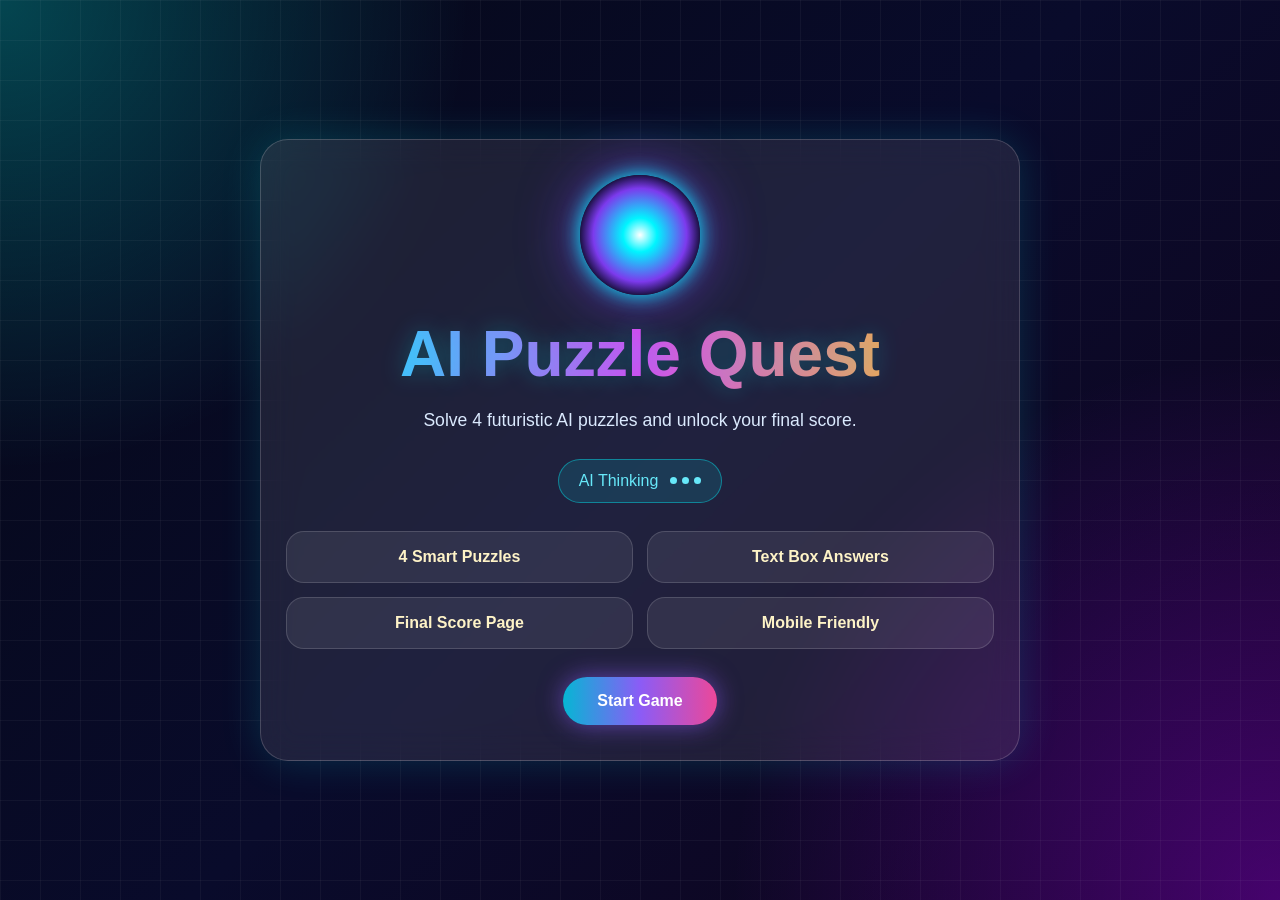
<file: index.html>
<!DOCTYPE html>
<html lang="en">
<head>
  <meta charset="UTF-8" />
  <meta name="viewport" content="width=device-width, initial-scale=1.0" />
  <title>AI Puzzle Quest</title>
  <link rel="stylesheet" href="style.css" />
</head>
<body>

  <div class="ai-bg"></div>

  <main class="page home-page">
    <section class="hero-card">
      <div class="ai-orb"></div>

      <h1>AI Puzzle Quest</h1>
      <p class="tagline">Solve 4 futuristic AI puzzles and unlock your final score.</p>

      <div class="thinking-box">
        <span>AI Thinking</span>
        <div class="dots">
          <i></i><i></i><i></i>
        </div>
      </div>

      <div class="info-grid">
        <div class="info-card">4 Smart Puzzles</div>
        <div class="info-card">Text Box Answers</div>
        <div class="info-card">Final Score Page</div>
        <div class="info-card">Mobile Friendly</div>
      </div>

      <button class="main-btn" onclick="startGame()">Start Game</button>
    </section>
  </main>

  <script src="script.js"></script>
</body>
</html>
</file>
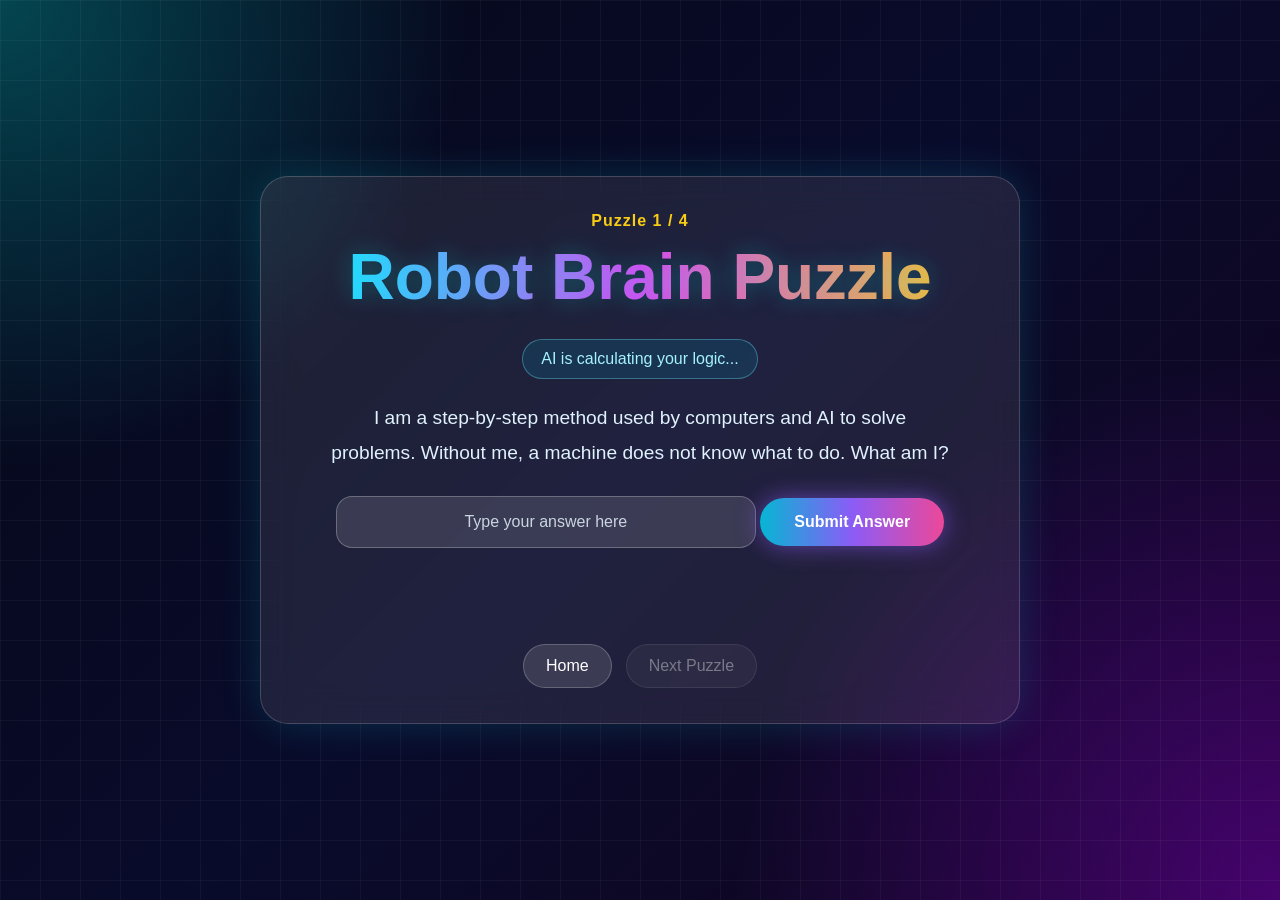
<file: puzzle1.html>
<!DOCTYPE html>
<html lang="en">
<head>
  <meta charset="UTF-8" />
  <meta name="viewport" content="width=device-width, initial-scale=1.0" />
  <title>Puzzle 1 | AI Puzzle Quest</title>
  <link rel="stylesheet" href="style.css" />
</head>
<body>

  <div class="ai-bg"></div>

  <main class="page">
    <section class="puzzle-card" data-puzzle="1" data-answer="ALGORITHM">
      <p class="level">Puzzle 1 / 4</p>
      <h1>Robot Brain Puzzle</h1>

      <div class="ai-chip">AI is calculating your logic...</div>

      <p class="question">
        I am a step-by-step method used by computers and AI to solve problems.
        Without me, a machine does not know what to do.
        What am I?
      </p>

      <input type="text" id="answerInput" placeholder="Type your answer here" />

      <button class="main-btn" onclick="checkAnswer()">Submit Answer</button>

      <p id="resultMessage" class="result"></p>

      <div class="nav-buttons">
        <a href="index.html">Home</a>
        <a id="nextBtn" href="puzzle2.html" class="disabled-link">Next Puzzle</a>
      </div>
    </section>
  </main>

  <script src="script.js"></script>
</body>
</html>
</file>
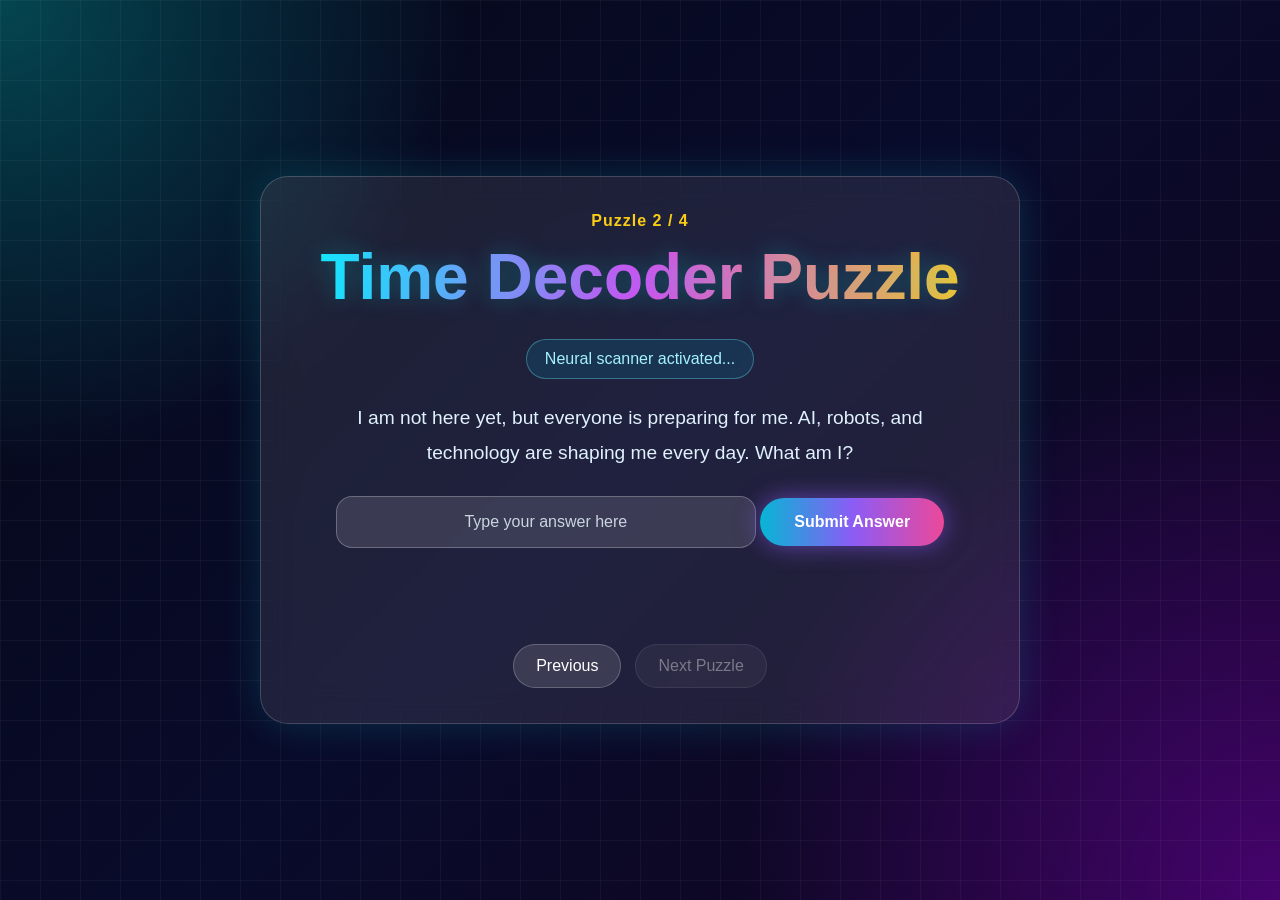
<file: puzzle2.html>
<!DOCTYPE html>
<html lang="en">
<head>
  <meta charset="UTF-8" />
  <meta name="viewport" content="width=device-width, initial-scale=1.0" />
  <title>Puzzle 2 | AI Puzzle Quest</title>
  <link rel="stylesheet" href="style.css" />
</head>
<body>

  <div class="ai-bg"></div>

  <main class="page">
    <section class="puzzle-card" data-puzzle="2" data-answer="FUTURE">
      <p class="level">Puzzle 2 / 4</p>
      <h1>Time Decoder Puzzle</h1>

      <div class="ai-chip">Neural scanner activated...</div>

      <p class="question">
        I am not here yet, but everyone is preparing for me.
        AI, robots, and technology are shaping me every day.
        What am I?
      </p>

      <input type="text" id="answerInput" placeholder="Type your answer here" />

      <button class="main-btn" onclick="checkAnswer()">Submit Answer</button>

      <p id="resultMessage" class="result"></p>

      <div class="nav-buttons">
        <a href="puzzle1.html">Previous</a>
        <a id="nextBtn" href="puzzle3.html" class="disabled-link">Next Puzzle</a>
      </div>
    </section>
  </main>

  <script src="script.js"></script>
</body>
</html>
</file>
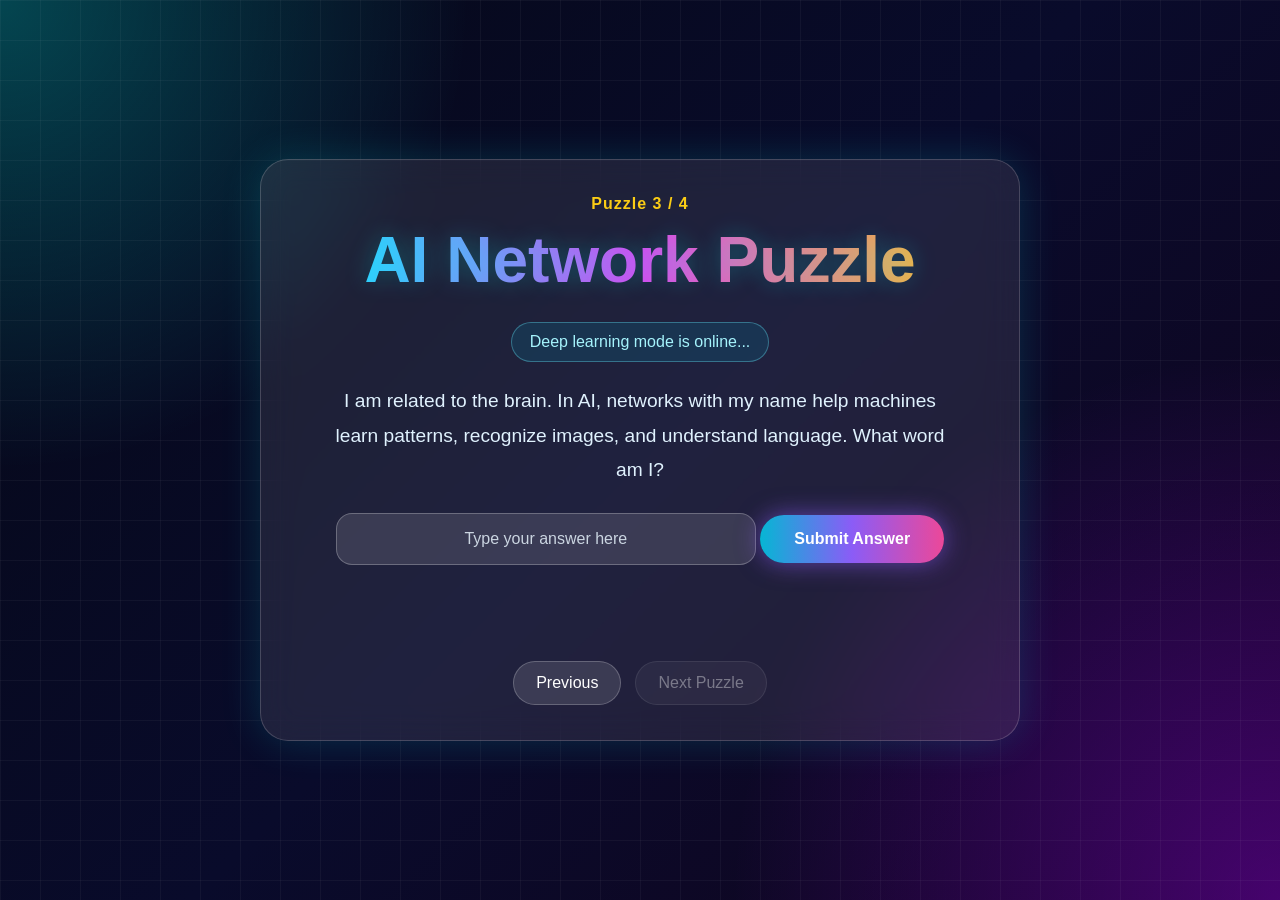
<file: puzzle3.html>
<!DOCTYPE html>
<html lang="en">
<head>
  <meta charset="UTF-8" />
  <meta name="viewport" content="width=device-width, initial-scale=1.0" />
  <title>Puzzle 3 | AI Puzzle Quest</title>
  <link rel="stylesheet" href="style.css" />
</head>
<body>

  <div class="ai-bg"></div>

  <main class="page">
    <section class="puzzle-card" data-puzzle="3" data-answer="NEURAL">
      <p class="level">Puzzle 3 / 4</p>
      <h1>AI Network Puzzle</h1>

      <div class="ai-chip">Deep learning mode is online...</div>

      <p class="question">
        I am related to the brain.
        In AI, networks with my name help machines learn patterns,
        recognize images, and understand language.
        What word am I?
      </p>

      <input type="text" id="answerInput" placeholder="Type your answer here" />

      <button class="main-btn" onclick="checkAnswer()">Submit Answer</button>

      <p id="resultMessage" class="result"></p>

      <div class="nav-buttons">
        <a href="puzzle2.html">Previous</a>
        <a id="nextBtn" href="puzzle4.html" class="disabled-link">Next Puzzle</a>
      </div>
    </section>
  </main>

  <script src="script.js"></script>
</body>
</html>
</file>
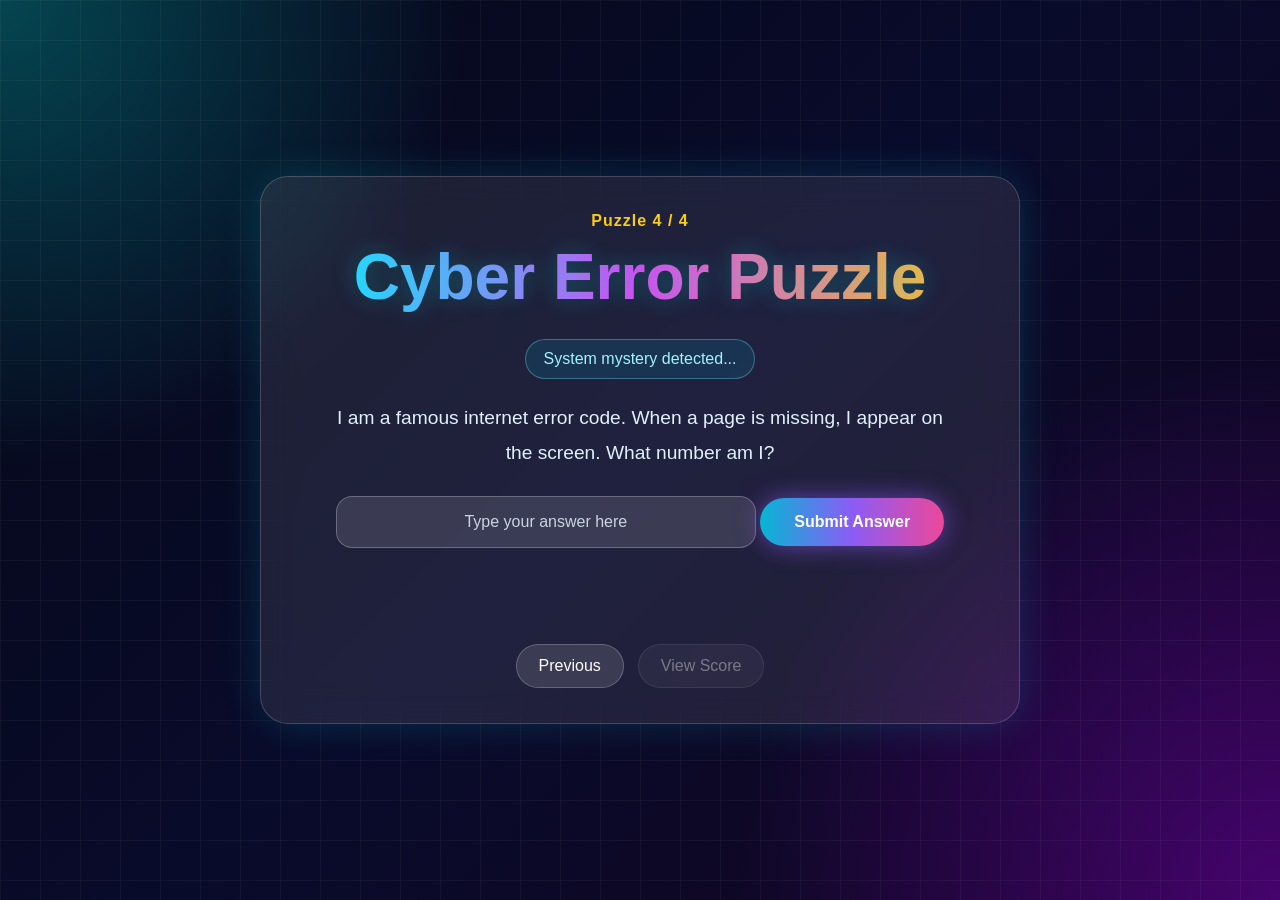
<file: puzzle4.html>
<!DOCTYPE html>
<html lang="en">
<head>
  <meta charset="UTF-8" />
  <meta name="viewport" content="width=device-width, initial-scale=1.0" />
  <title>Puzzle 4 | AI Puzzle Quest</title>
  <link rel="stylesheet" href="style.css" />
</head>
<body>

  <div class="ai-bg"></div>

  <main class="page">
    <section class="puzzle-card" data-puzzle="4" data-answer="404">
      <p class="level">Puzzle 4 / 4</p>
      <h1>Cyber Error Puzzle</h1>

      <div class="ai-chip">System mystery detected...</div>

      <p class="question">
        I am a famous internet error code.
        When a page is missing, I appear on the screen.
        What number am I?
      </p>

      <input type="text" id="answerInput" placeholder="Type your answer here" />

      <button class="main-btn" onclick="checkAnswer()">Submit Answer</button>

      <p id="resultMessage" class="result"></p>

      <div class="nav-buttons">
        <a href="puzzle3.html">Previous</a>
        <a id="nextBtn" href="score.html" class="disabled-link">View Score</a>
      </div>
    </section>
  </main>

  <script src="script.js"></script>
</body>
</html>
</file>
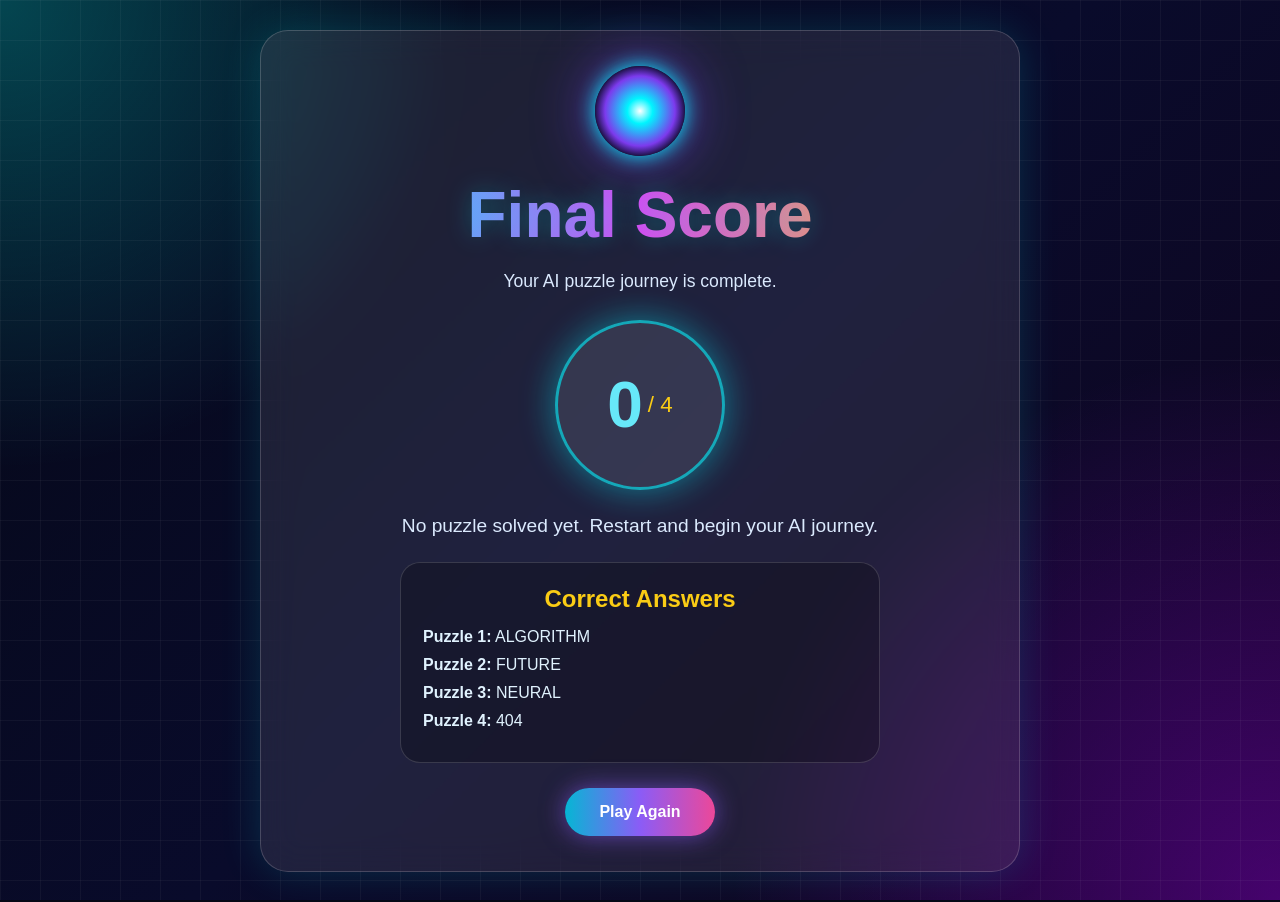
<file: score.html>
<!DOCTYPE html>
<html lang="en">
<head>
  <meta charset="UTF-8" />
  <meta name="viewport" content="width=device-width, initial-scale=1.0" />
  <title>Final Score | AI Puzzle Quest</title>
  <link rel="stylesheet" href="style.css" />
</head>
<body>

  <div class="ai-bg"></div>

  <main class="page">
    <section class="score-card">
      <div class="ai-orb small"></div>

      <h1>Final Score</h1>
      <p class="tagline">Your AI puzzle journey is complete.</p>

      <div class="score-circle">
        <span id="finalScore">0</span>
        <small>/ 4</small>
      </div>

      <p id="scoreMessage" class="score-message"></p>

      <div class="answer-box">
        <h2>Correct Answers</h2>
        <p><b>Puzzle 1:</b> ALGORITHM</p>
        <p><b>Puzzle 2:</b> FUTURE</p>
        <p><b>Puzzle 3:</b> NEURAL</p>
        <p><b>Puzzle 4:</b> 404</p>
      </div>

      <button class="main-btn" onclick="restartGame()">Play Again</button>
    </section>
  </main>

  <script src="script.js"></script>
</body>
</html>
</file>
<file: style.css>
* {
  margin: 0;
  padding: 0;
  box-sizing: border-box;
  font-family: "Segoe UI", Arial, sans-serif;
}

body {
  min-height: 100vh;
  background: #050816;
  color: #ffffff;
  overflow-x: hidden;
}

.ai-bg {
  position: fixed;
  inset: 0;
  background:
    radial-gradient(circle at top left, rgba(0, 255, 255, 0.25), transparent 30%),
    radial-gradient(circle at bottom right, rgba(166, 0, 255, 0.35), transparent 35%),
    linear-gradient(135deg, #050816, #090b2b, #12041f);
  z-index: -2;
}

.ai-bg::before {
  content: "";
  position: absolute;
  inset: 0;
  background-image:
    linear-gradient(rgba(255,255,255,0.04) 1px, transparent 1px),
    linear-gradient(90deg, rgba(255,255,255,0.04) 1px, transparent 1px);
  background-size: 40px 40px;
  animation: gridMove 10s linear infinite;
  z-index: -1;
}

@keyframes gridMove {
  from {
    transform: translateY(0);
  }
  to {
    transform: translateY(40px);
  }
}

.page {
  min-height: 100vh;
  padding: 30px 16px;
  display: flex;
  align-items: center;
  justify-content: center;
}

.hero-card,
.puzzle-card,
.score-card {
  width: 100%;
  max-width: 760px;
  padding: 35px 25px;
  text-align: center;
  border-radius: 28px;
  background: rgba(255, 255, 255, 0.09);
  border: 1px solid rgba(255, 255, 255, 0.18);
  box-shadow: 0 0 40px rgba(0, 255, 255, 0.15);
  backdrop-filter: blur(18px);
  animation: cardFloat 4s ease-in-out infinite;
}

@keyframes cardFloat {
  0%, 100% {
    transform: translateY(0);
  }
  50% {
    transform: translateY(-8px);
  }
}

h1 {
  font-size: clamp(2rem, 6vw, 4rem);
  margin-bottom: 15px;
  background: linear-gradient(90deg, #00f5ff, #d946ef, #facc15);
  -webkit-background-clip: text;
  color: transparent;
  text-shadow: 0 0 25px rgba(0,255,255,0.25);
}

.tagline {
  font-size: 1.1rem;
  color: #dbeafe;
  margin-bottom: 24px;
  line-height: 1.6;
}

.ai-orb {
  width: 120px;
  height: 120px;
  margin: 0 auto 22px;
  border-radius: 50%;
  background:
    radial-gradient(circle, #ffffff 0%, #00f5ff 20%, #7c3aed 55%, #020617 75%);
  box-shadow:
    0 0 20px #00f5ff,
    0 0 60px rgba(124,58,237,0.8);
  animation: orbPulse 2.5s ease-in-out infinite;
}

.ai-orb.small {
  width: 90px;
  height: 90px;
}

@keyframes orbPulse {
  0%, 100% {
    transform: scale(1);
    filter: brightness(1);
  }
  50% {
    transform: scale(1.08);
    filter: brightness(1.3);
  }
}

.thinking-box {
  width: fit-content;
  margin: 20px auto;
  padding: 12px 20px;
  border-radius: 50px;
  background: rgba(0, 245, 255, 0.12);
  border: 1px solid rgba(0, 245, 255, 0.4);
  display: flex;
  align-items: center;
  gap: 12px;
  color: #67e8f9;
}

.dots {
  display: flex;
  gap: 5px;
}

.dots i {
  width: 7px;
  height: 7px;
  background: #67e8f9;
  border-radius: 50%;
  animation: blink 1s infinite alternate;
}

.dots i:nth-child(2) {
  animation-delay: 0.2s;
}

.dots i:nth-child(3) {
  animation-delay: 0.4s;
}

@keyframes blink {
  from {
    opacity: 0.2;
    transform: translateY(0);
  }
  to {
    opacity: 1;
    transform: translateY(-5px);
  }
}

.info-grid {
  display: grid;
  grid-template-columns: repeat(2, 1fr);
  gap: 14px;
  margin: 28px 0;
}

.info-card {
  padding: 16px;
  border-radius: 18px;
  background: rgba(255,255,255,0.08);
  border: 1px solid rgba(255,255,255,0.15);
  color: #fef3c7;
  font-weight: 600;
}

.main-btn {
  border: none;
  outline: none;
  padding: 15px 34px;
  border-radius: 50px;
  background: linear-gradient(90deg, #06b6d4, #8b5cf6, #ec4899);
  color: white;
  font-size: 1rem;
  font-weight: 700;
  cursor: pointer;
  box-shadow: 0 0 25px rgba(139, 92, 246, 0.6);
  transition: 0.3s ease;
}

.main-btn:hover {
  transform: scale(1.06);
  box-shadow: 0 0 40px rgba(0, 245, 255, 0.8);
}

.level {
  color: #facc15;
  font-weight: 700;
  margin-bottom: 10px;
  letter-spacing: 1px;
}

.ai-chip {
  display: inline-block;
  margin: 10px 0 22px;
  padding: 10px 18px;
  border-radius: 50px;
  color: #a5f3fc;
  background: rgba(8, 145, 178, 0.18);
  border: 1px solid rgba(103, 232, 249, 0.35);
  animation: glowText 2s infinite alternate;
}

@keyframes glowText {
  from {
    box-shadow: 0 0 10px rgba(0,245,255,0.15);
  }
  to {
    box-shadow: 0 0 25px rgba(0,245,255,0.55);
  }
}

.question {
  max-width: 620px;
  margin: 0 auto 25px;
  font-size: 1.2rem;
  line-height: 1.8;
  color: #e0f2fe;
}

input {
  width: 100%;
  max-width: 420px;
  padding: 16px 18px;
  margin-bottom: 18px;
  border-radius: 16px;
  border: 1px solid rgba(255,255,255,0.25);
  outline: none;
  background: rgba(255,255,255,0.12);
  color: white;
  font-size: 1rem;
  text-align: center;
}

input::placeholder {
  color: #cbd5e1;
}

.result {
  min-height: 35px;
  margin-top: 18px;
  font-weight: 700;
  font-size: 1.1rem;
}

.correct {
  color: #86efac;
}

.wrong {
  color: #fca5a5;
}

.nav-buttons {
  margin-top: 25px;
  display: flex;
  justify-content: center;
  gap: 14px;
  flex-wrap: wrap;
}

.nav-buttons a {
  text-decoration: none;
  color: white;
  padding: 12px 22px;
  border-radius: 50px;
  background: rgba(255,255,255,0.12);
  border: 1px solid rgba(255,255,255,0.22);
  transition: 0.3s ease;
}

.nav-buttons a:hover {
  background: rgba(0,245,255,0.25);
}

.disabled-link {
  pointer-events: none;
  opacity: 0.4;
}

.active-link {
  pointer-events: auto;
  opacity: 1;
  background: linear-gradient(90deg, #06b6d4, #8b5cf6) !important;
}

.score-circle {
  width: 170px;
  height: 170px;
  margin: 25px auto;
  border-radius: 50%;
  background: rgba(255,255,255,0.1);
  border: 3px solid rgba(0,245,255,0.6);
  box-shadow: 0 0 35px rgba(0,245,255,0.45);
  display: flex;
  align-items: center;
  justify-content: center;
  gap: 5px;
}

.score-circle span {
  font-size: 4rem;
  font-weight: 800;
  color: #67e8f9;
}

.score-circle small {
  font-size: 1.4rem;
  color: #facc15;
}

.score-message {
  font-size: 1.2rem;
  margin-bottom: 25px;
  color: #dbeafe;
}

.answer-box {
  max-width: 480px;
  margin: 25px auto;
  padding: 22px;
  border-radius: 20px;
  background: rgba(0,0,0,0.25);
  border: 1px solid rgba(255,255,255,0.15);
  text-align: left;
}

.answer-box h2 {
  text-align: center;
  margin-bottom: 15px;
  color: #facc15;
}

.answer-box p {
  margin: 10px 0;
  color: #e0f2fe;
}

@media (max-width: 600px) {
  .hero-card,
  .puzzle-card,
  .score-card {
    padding: 28px 18px;
    border-radius: 22px;
  }

  .info-grid {
    grid-template-columns: 1fr;
  }

  .question {
    font-size: 1rem;
  }

  .main-btn {
    width: 100%;
    max-width: 320px;
  }

  .score-circle {
    width: 140px;
    height: 140px;
  }

  .score-circle span {
    font-size: 3.2rem;
  }
}
</file>
